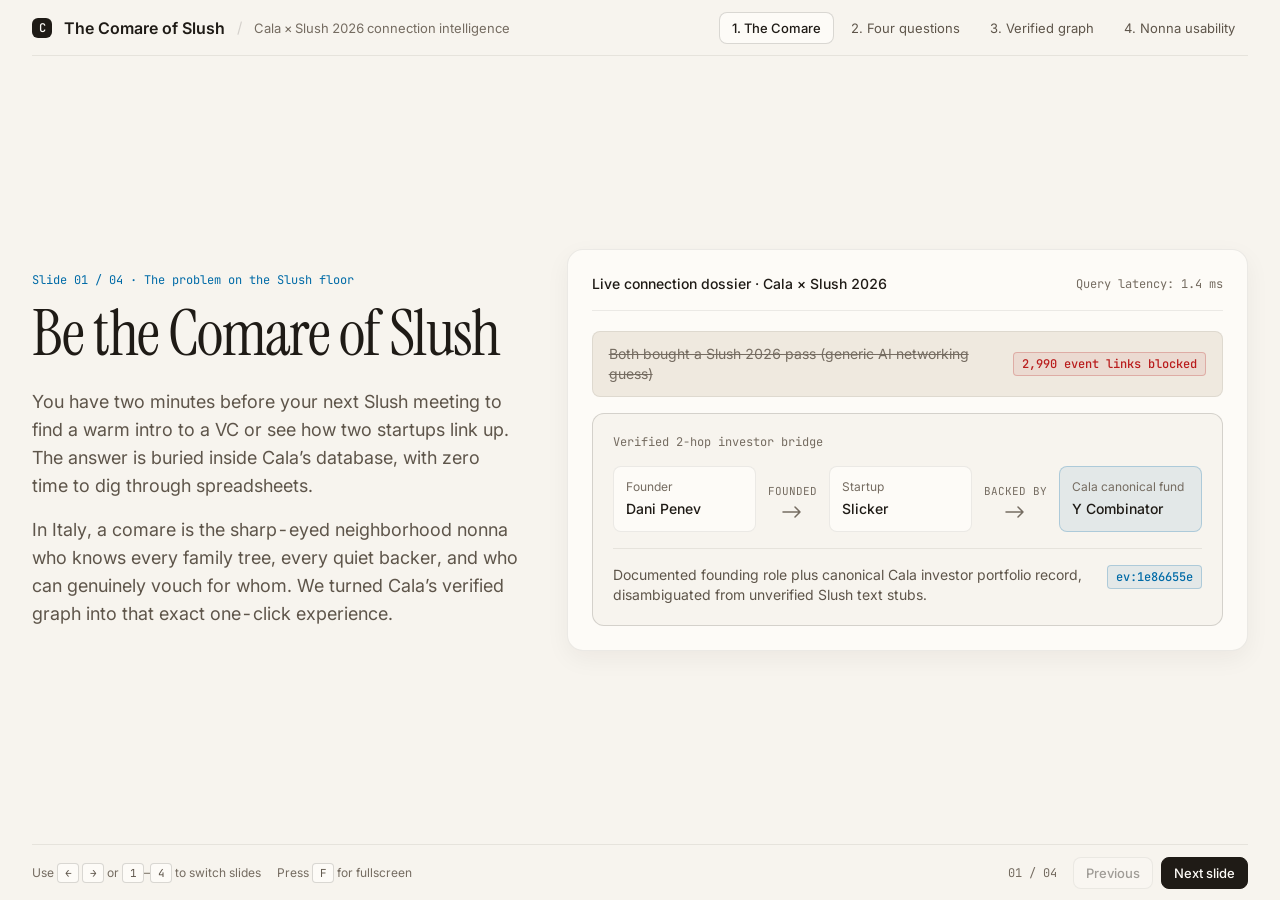
<file: frontend/slides.html>
<!DOCTYPE html>
<html lang="en">
<head>
  <meta charset="UTF-8">
  <meta name="viewport" content="width=device-width, initial-scale=1.0">
  <title>The Comare of Slush · Cala × Slush 2026</title>
  <link rel="preconnect" href="https://fonts.googleapis.com">
  <link rel="preconnect" href="https://fonts.gstatic.com" crossorigin>
  <link href="https://fonts.googleapis.com/css2?family=Instrument+Serif&family=Inter:wght@400;500;600&family=JetBrains+Mono:wght@400;500&display=swap" rel="stylesheet">
  <style>
    /* ==========================================================================
       Direction: Warm, exact, editorial
       World: Italian comare's kitchen-table ledger × Cala archival venture registry
       Unslop by @heydamir (CC BY 4.0)
       ========================================================================== */
    :root {
      /* Warm Neutral Ramp */
      --bg-page: #f7f4ee;
      --bg-card: #fdfbf7;
      --bg-raised: #efe9df;
      --bg-recessed: #e8e1d5;

      /* Hairlines (~8% and ~14% of primary ink #1f1b16) */
      --border-hairline: rgba(31, 27, 22, 0.08);
      --border-strong: rgba(31, 27, 22, 0.16);

      /* Three Text Roles (all >= 4.5:1 contrast on light warm surfaces) */
      --text-primary: #1f1b16;
      --text-secondary: #5e554a;
      --text-muted: #756c61;

      /* Single Primary Accent: Cala Verified Cerulean Ink (>= 4.5:1 on #fdfbf7) */
      --accent: #006ba7;
      --accent-tint: rgba(0, 107, 167, 0.08);
      --accent-border: rgba(0, 107, 167, 0.24);

      /* Toned Semantic Roles */
      --positive: #15803d;
      --positive-tint: rgba(21, 128, 61, 0.08);
      --negative: #b91c1c;
      --negative-tint: rgba(185, 28, 28, 0.07);

      /* Typography */
      --font-display: 'Instrument Serif', Georgia, serif;
      --font-sans: 'Inter', -apple-system, BlinkMacSystemFont, sans-serif;
      --font-mono: 'JetBrains Mono', monospace;

      /* One Easing Curve */
      --ease: cubic-bezier(0.22, 1, 0.36, 1);
    }

    *, *::before, *::after {
      box-sizing: border-box;
      margin: 0;
      padding: 0;
    }

    html, body {
      height: 100%;
      background-color: var(--bg-page);
      color: var(--text-primary);
      font-family: var(--font-sans);
      font-size: 15px;
      line-height: 22px;
      font-weight: 400;
      font-variant-numeric: tabular-nums;
      -webkit-font-smoothing: antialiased;
      overflow: hidden;
    }

    /* Deck Shell */
    .deck-shell {
      height: 100vh;
      width: 100vw;
      display: grid;
      grid-template-rows: 56px 1fr 56px;
      max-width: 1520px;
      margin: 0 auto;
      padding: 0 32px;
    }

    /* Quiet Top Bar (56px) */
    .deck-topbar {
      display: flex;
      align-items: center;
      justify-content: space-between;
      border-bottom: 1px solid var(--border-hairline);
    }

    .brand-row {
      display: flex;
      align-items: center;
      gap: 12px;
    }

    .brand-mark {
      width: 20px;
      height: 20px;
      border-radius: 6px;
      background-color: var(--text-primary);
      color: var(--bg-card);
      display: inline-flex;
      align-items: center;
      justify-content: center;
      font-family: var(--font-mono);
      font-size: 12px;
      font-weight: 500;
    }

    .brand-name {
      font-size: 16px;
      line-height: 16px;
      font-weight: 600;
      color: var(--text-primary);
    }

    .brand-divider {
      color: var(--border-strong);
    }

    .brand-context {
      font-size: 13px;
      line-height: 20px;
      color: var(--text-muted);
    }

    .slide-tabs {
      display: flex;
      align-items: center;
      gap: 4px;
    }

    .slide-tab {
      height: 32px;
      padding: 0 12px;
      border-radius: 8px;
      border: 1px solid transparent;
      background: transparent;
      color: var(--text-secondary);
      font-family: var(--font-sans);
      font-size: 13px;
      font-weight: 400;
      cursor: pointer;
      transition: background-color 160ms var(--ease), color 160ms var(--ease), border-color 160ms var(--ease);
    }

    .slide-tab:hover {
      background-color: var(--bg-raised);
      color: var(--text-primary);
    }

    .slide-tab[aria-selected="true"] {
      background-color: var(--bg-card);
      border-color: var(--border-strong);
      color: var(--text-primary);
      font-weight: 500;
    }

    .slide-tab:focus-visible,
    .nav-btn:focus-visible {
      outline: 2px solid var(--accent);
      outline-offset: 2px;
    }

    /* Slide Stage */
    .slide-stage {
      position: relative;
      display: flex;
      align-items: center;
      justify-content: center;
      min-height: 0;
      padding: 24px 0;
    }

    .slide {
      display: none;
      width: 100%;
      height: 100%;
      max-height: 760px;
      align-items: center;
      opacity: 0;
      transform: translateY(8px);
      transition: opacity 220ms var(--ease), transform 220ms var(--ease);
    }

    .slide.is-active {
      display: grid;
      opacity: 1;
      transform: translateY(0);
    }

    /* Slide Layouts */
    .split-hero {
      grid-template-columns: 5fr 7fr;
      gap: 48px;
    }

    .split-balanced {
      grid-template-columns: 6fr 6fr;
      gap: 48px;
    }

    .stack-layout {
      grid-template-rows: auto 1fr;
      gap: 32px;
      align-content: center;
    }

    /* Typography Scale */
    .slide-step {
      font-family: var(--font-mono);
      font-size: 12px;
      line-height: 16px;
      color: var(--accent);
      margin-bottom: 12px;
      display: block;
    }

    .headline-xl {
      font-family: var(--font-display);
      font-size: 64px;
      line-height: 68px;
      font-weight: 400;
      letter-spacing: -0.025em;
      color: var(--text-primary);
      margin-bottom: 20px;
    }

    .headline-lg {
      font-family: var(--font-display);
      font-size: 48px;
      line-height: 52px;
      font-weight: 400;
      letter-spacing: -0.02em;
      color: var(--text-primary);
      margin-bottom: 16px;
    }

    .lede {
      font-size: 18px;
      line-height: 28px;
      color: var(--text-secondary);
      max-width: 540px;
    }

    .lede + .lede {
      margin-top: 16px;
    }

    /* Signature Detail: Provenance Receipt Tag (ev:...) */
    .ev-tag {
      display: inline-flex;
      align-items: center;
      gap: 6px;
      height: 24px;
      padding: 0 8px;
      border-radius: 4px;
      background-color: var(--accent-tint);
      border: 1px solid var(--accent-border);
      color: var(--accent);
      font-family: var(--font-mono);
      font-size: 12px;
      line-height: 16px;
      font-weight: 500;
      white-space: nowrap;
    }

    .ev-tag.is-pass {
      background-color: var(--positive-tint);
      border-color: rgba(21, 128, 61, 0.24);
      color: var(--positive);
    }

    .ev-tag.is-blocked {
      background-color: var(--negative-tint);
      border-color: rgba(185, 28, 28, 0.24);
      color: var(--negative);
    }

    /* Moment Surface (Nested Radius: outer 16 - padding 8/24 -> inner 8) */
    .dossier-panel {
      background-color: var(--bg-card);
      border: 1px solid var(--border-hairline);
      border-radius: 16px;
      padding: 24px;
      box-shadow: 0 8px 24px rgba(31, 27, 22, 0.05);
      min-width: 0;
    }

    .panel-header {
      display: flex;
      align-items: center;
      justify-content: space-between;
      padding-bottom: 16px;
      margin-bottom: 20px;
      border-bottom: 1px solid var(--border-hairline);
    }

    .panel-title {
      font-size: 14px;
      line-height: 20px;
      font-weight: 500;
      color: var(--text-primary);
    }

    .panel-meta {
      font-family: var(--font-mono);
      font-size: 12px;
      line-height: 16px;
      color: var(--text-muted);
    }

    /* Slide 1: Contrast between Show-Floor Noise and the Comare's Verified Path */
    .rumor-row {
      display: flex;
      align-items: center;
      justify-content: space-between;
      gap: 16px;
      padding: 12px 16px;
      border-radius: 8px;
      background-color: var(--bg-raised);
      border: 1px solid var(--border-hairline);
      margin-bottom: 16px;
    }

    .rumor-text {
      font-size: 14px;
      line-height: 20px;
      color: var(--text-muted);
      text-decoration: line-through;
    }

    .verified-bridge-box {
      padding: 20px;
      border-radius: 12px;
      background-color: var(--bg-page);
      border: 1px solid var(--border-strong);
    }

    .bridge-nodes {
      display: grid;
      grid-template-columns: 1fr auto 1fr auto 1fr;
      align-items: center;
      gap: 12px;
      margin: 16px 0;
    }

    .node-card {
      background-color: var(--bg-card);
      border: 1px solid var(--border-hairline);
      border-radius: 8px;
      padding: 12px;
    }

    .node-card.is-accent {
      border-color: var(--accent-border);
      background-color: var(--accent-tint);
    }

    .node-role {
      font-size: 12px;
      line-height: 16px;
      color: var(--text-muted);
      margin-bottom: 4px;
    }

    .node-name {
      font-size: 14px;
      line-height: 20px;
      font-weight: 500;
      color: var(--text-primary);
    }

    .edge-arrow {
      display: flex;
      flex-direction: column;
      align-items: center;
      gap: 4px;
      color: var(--text-muted);
      font-family: var(--font-mono);
      font-size: 11px;
    }

    .comare-note {
      margin-top: 16px;
      padding-top: 16px;
      border-top: 1px solid var(--border-hairline);
      display: flex;
      align-items: flex-start;
      justify-content: space-between;
      gap: 16px;
    }

    .comare-quote {
      font-size: 14px;
      line-height: 20px;
      color: var(--text-secondary);
    }

    /* Slide 2: Four Questions List + Shared Fund Visual */
    .question-list {
      display: flex;
      flex-direction: column;
      gap: 12px;
    }

    .question-row {
      display: grid;
      grid-template-columns: 28px 1fr;
      gap: 12px;
      padding: 16px;
      border-radius: 12px;
      background-color: var(--bg-card);
      border: 1px solid var(--border-hairline);
    }

    .question-index {
      font-family: var(--font-mono);
      font-size: 12px;
      line-height: 20px;
      color: var(--accent);
      font-weight: 500;
    }

    .question-ask {
      font-size: 15px;
      line-height: 20px;
      font-weight: 500;
      color: var(--text-primary);
      margin-bottom: 4px;
    }

    .question-answer {
      font-size: 13px;
      line-height: 20px;
      color: var(--text-secondary);
    }

    .graph-svg-wrap {
      width: 100%;
      background-color: var(--bg-page);
      border: 1px solid var(--border-hairline);
      border-radius: 8px;
      padding: 16px;
    }

    /* Slide 3: Asymmetric Rhythm (3 Stat Figures + Main Scale Comparison + Guardrail List) */
    .slide3-grid {
      display: grid;
      grid-template-columns: 7fr 5fr;
      gap: 32px;
      align-items: stretch;
    }

    .stat-row {
      display: grid;
      grid-template-columns: repeat(3, 1fr);
      gap: 16px;
      margin-bottom: 20px;
    }

    .stat-block {
      background-color: var(--bg-card);
      border: 1px solid var(--border-hairline);
      border-radius: 12px;
      padding: 20px;
    }

    .stat-label {
      font-size: 12px;
      line-height: 16px;
      color: var(--text-muted);
      margin-bottom: 8px;
    }

    .stat-figure {
      font-size: 32px;
      line-height: 32px;
      font-weight: 500;
      color: var(--text-primary);
      margin-bottom: 8px;
    }

    .stat-figure.is-accent {
      color: var(--accent);
    }

    .stat-sub {
      font-size: 12px;
      line-height: 16px;
      color: var(--text-secondary);
    }

    .scale-list {
      display: flex;
      flex-direction: column;
      gap: 16px;
    }

    .scale-item {
      display: flex;
      flex-direction: column;
      gap: 8px;
    }

    .scale-header {
      display: flex;
      align-items: baseline;
      justify-content: space-between;
      gap: 16px;
    }

    .scale-name {
      font-size: 14px;
      line-height: 20px;
      font-weight: 500;
      color: var(--text-primary);
    }

    .scale-count {
      font-family: var(--font-mono);
      font-size: 13px;
      line-height: 20px;
      color: var(--text-secondary);
    }

    .scale-track {
      width: 100%;
      height: 12px;
      border-radius: 4px;
      background-color: var(--bg-raised);
      overflow: hidden;
    }

    .scale-fill {
      height: 100%;
      border-radius: 4px;
      background-color: var(--text-muted);
      opacity: 0.35;
    }

    .scale-fill.is-primary {
      background-color: var(--accent);
      opacity: 1;
    }

    .guardrail-rows {
      display: flex;
      flex-direction: column;
      gap: 12px;
      margin-top: 16px;
    }

    .guardrail-row {
      padding: 16px;
      border-radius: 8px;
      background-color: var(--bg-page);
      border: 1px solid var(--border-hairline);
    }

    .guardrail-head {
      display: flex;
      align-items: center;
      justify-content: space-between;
      margin-bottom: 4px;
    }

    .guardrail-title {
      font-size: 14px;
      font-weight: 500;
      color: var(--text-primary);
    }

    .guardrail-desc {
      font-size: 13px;
      line-height: 20px;
      color: var(--text-secondary);
    }

    /* Slide 4: Pipeline Sequence + Live 90-Second Brief */
    .pipeline-strip {
      display: grid;
      grid-template-columns: repeat(4, 1fr);
      gap: 16px;
    }

    .stage-box {
      background-color: var(--bg-card);
      border: 1px solid var(--border-hairline);
      border-radius: 12px;
      padding: 20px;
      display: flex;
      flex-direction: column;
      justify-content: space-between;
      gap: 12px;
    }

    .stage-top {
      display: flex;
      align-items: center;
      justify-content: space-between;
    }

    .stage-num {
      font-family: var(--font-mono);
      font-size: 12px;
      color: var(--text-muted);
    }

    .stage-metric {
      font-family: var(--font-mono);
      font-size: 12px;
      color: var(--accent);
    }

    .stage-name {
      font-size: 15px;
      line-height: 20px;
      font-weight: 500;
      color: var(--text-primary);
      margin-bottom: 4px;
    }

    .stage-body {
      font-size: 13px;
      line-height: 20px;
      color: var(--text-secondary);
    }

    .brief-preview {
      display: grid;
      grid-template-columns: 7fr 5fr;
      gap: 24px;
      background-color: var(--bg-card);
      border: 1px solid var(--border-strong);
      border-radius: 16px;
      padding: 24px;
    }

    .brief-claim {
      padding: 12px 16px;
      border-radius: 8px;
      background-color: var(--bg-page);
      border: 1px solid var(--border-hairline);
      margin-top: 12px;
    }

    .brief-claim-text {
      font-size: 14px;
      line-height: 20px;
      color: var(--text-primary);
      margin-bottom: 8px;
    }

    .brief-badges {
      display: flex;
      flex-wrap: wrap;
      align-items: center;
      gap: 8px;
    }

    .source-receipt {
      background-color: var(--bg-raised);
      border: 1px solid var(--border-hairline);
      border-radius: 8px;
      padding: 16px;
      display: flex;
      flex-direction: column;
      justify-content: space-between;
    }

    .receipt-row {
      display: flex;
      justify-content: space-between;
      padding: 8px 0;
      border-bottom: 1px solid var(--border-hairline);
      font-size: 13px;
    }

    .receipt-row:last-child {
      border-bottom: none;
      padding-bottom: 0;
    }

    .receipt-key {
      color: var(--text-muted);
    }

    .receipt-val {
      color: var(--text-primary);
      font-weight: 500;
      text-align: right;
    }

    /* Quiet Bottom Bar (56px) */
    .deck-footer {
      display: flex;
      align-items: center;
      justify-content: space-between;
      border-top: 1px solid var(--border-hairline);
    }

    .footer-meta {
      display: flex;
      align-items: center;
      gap: 16px;
      font-size: 12px;
      line-height: 16px;
      color: var(--text-muted);
    }

    .keycap {
      display: inline-flex;
      align-items: center;
      justify-content: center;
      min-width: 22px;
      height: 20px;
      padding: 0 6px;
      border-radius: 4px;
      background-color: var(--bg-card);
      border: 1px solid var(--border-strong);
      font-family: var(--font-mono);
      font-size: 11px;
      color: var(--text-secondary);
    }

    .nav-controls {
      display: flex;
      align-items: center;
      gap: 8px;
    }

    .slide-counter {
      font-family: var(--font-mono);
      font-size: 12px;
      color: var(--text-muted);
      margin-right: 8px;
    }

    .nav-btn {
      height: 32px;
      padding: 0 12px;
      border-radius: 8px;
      border: 1px solid var(--border-strong);
      background-color: var(--bg-card);
      color: var(--text-primary);
      font-family: var(--font-sans);
      font-size: 13px;
      font-weight: 500;
      cursor: pointer;
      transition: background-color 160ms var(--ease);
    }

    .nav-btn:hover:not(:disabled) {
      background-color: var(--bg-raised);
    }

    .nav-btn.is-primary {
      background-color: var(--text-primary);
      border-color: var(--text-primary);
      color: var(--bg-card);
    }

    .nav-btn:disabled {
      opacity: 0.4;
      cursor: default;
    }

    /* Responsive & Print */
    @media (max-width: 1080px) {
      html, body {
        overflow: auto;
        height: auto;
      }
      .deck-shell {
        height: auto;
        min-height: 100vh;
        padding: 0 20px;
      }
      .split-hero,
      .split-balanced,
      .slide3-grid,
      .brief-preview {
        grid-template-columns: 1fr;
        gap: 24px;
      }
      .pipeline-strip {
        grid-template-columns: 1fr 1fr;
      }
      .headline-xl {
        font-size: 44px;
        line-height: 48px;
      }
      .headline-lg {
        font-size: 36px;
        line-height: 40px;
      }
    }

    @media print {
      @page {
        size: 16in 9in;
        margin: 0.4in;
      }
      html, body {
        overflow: visible;
        height: auto;
      }
      .deck-topbar, .deck-footer {
        display: none;
      }
      .deck-shell {
        display: block;
        height: auto;
      }
      .slide {
        display: grid !important;
        opacity: 1 !important;
        transform: none !important;
        page-break-after: always;
        min-height: 8in;
      }
    }
  </style>
</head>
<body>
  <div class="deck-shell">
    <!-- Quiet Navigation Bar -->
    <header class="deck-topbar">
      <div class="brand-row">
        <span class="brand-mark" aria-hidden="true">C</span>
        <span class="brand-name">The Comare of Slush</span>
        <span class="brand-divider" aria-hidden="true">/</span>
        <span class="brand-context">Cala × Slush 2026 connection intelligence</span>
      </div>
      <nav class="slide-tabs" role="tablist" aria-label="Presentation slides">
        <button class="slide-tab" role="tab" aria-selected="true" data-slide="0">1. The Comare</button>
        <button class="slide-tab" role="tab" aria-selected="false" data-slide="1">2. Four questions</button>
        <button class="slide-tab" role="tab" aria-selected="false" data-slide="2">3. Verified graph</button>
        <button class="slide-tab" role="tab" aria-selected="false" data-slide="3">4. Nonna usability</button>
      </nav>
    </header>

    <!-- Main Slide Viewport -->
    <main class="slide-stage" id="main-stage">

      <!-- SLIDE 1: THE IDEA & PERSONA -->
      <section class="slide split-hero is-active" data-index="0" aria-label="Slide 1: Be the Comare of Slush">
        <div>
          <span class="slide-step">Slide 01 / 04 · The problem on the Slush floor</span>
          <h1 class="headline-xl">Be the Comare of Slush</h1>
          <p class="lede">
            You have two minutes before your next Slush meeting to find a warm intro to a VC or see how two startups link up. The answer is buried inside Cala’s database, with zero time to dig through spreadsheets.
          </p>
          <p class="lede">
            In Italy, a comare is the sharp-eyed neighborhood nonna who knows every family tree, every quiet backer, and who can genuinely vouch for whom. We turned Cala’s verified graph into that exact one-click experience.
          </p>
        </div>

        <!-- Moment 1: Rendered Archival Dossier Card -->
        <div class="dossier-panel">
          <div class="panel-header">
            <span class="panel-title">Live connection dossier · Cala × Slush 2026</span>
            <span class="panel-meta">Query latency: 1.4 ms</span>
          </div>

          <div class="rumor-row">
            <span class="rumor-text">Both bought a Slush 2026 pass (generic AI networking guess)</span>
            <span class="ev-tag is-blocked">2,990 event links blocked</span>
          </div>

          <div class="verified-bridge-box">
            <div class="panel-meta" style="margin-bottom: 8px;">Verified 2-hop investor bridge</div>
            <div class="bridge-nodes">
              <div class="node-card">
                <div class="node-role">Founder</div>
                <div class="node-name">Dani Penev</div>
              </div>
              <div class="edge-arrow">
                <span>FOUNDED</span>
                <svg width="20" height="12" viewBox="0 0 20 12" fill="none" aria-hidden="true">
                  <path d="M1 6H18M18 6L13 1M18 6L13 11" stroke="currentColor" stroke-width="1.5" stroke-linecap="round" stroke-linejoin="round"/>
                </svg>
              </div>
              <div class="node-card">
                <div class="node-role">Startup</div>
                <div class="node-name">Slicker</div>
              </div>
              <div class="edge-arrow">
                <span>BACKED BY</span>
                <svg width="20" height="12" viewBox="0 0 20 12" fill="none" aria-hidden="true">
                  <path d="M1 6H18M18 6L13 1M18 6L13 11" stroke="currentColor" stroke-width="1.5" stroke-linecap="round" stroke-linejoin="round"/>
                </svg>
              </div>
              <div class="node-card is-accent">
                <div class="node-role">Cala canonical fund</div>
                <div class="node-name">Y Combinator</div>
              </div>
            </div>

            <div class="comare-note">
              <p class="comare-quote">
                Documented founding role plus canonical Cala investor portfolio record, disambiguated from unverified Slush text stubs.
              </p>
              <span class="ev-tag">ev:1e86655e</span>
            </div>
          </div>
        </div>
      </section>

      <!-- SLIDE 2: WHAT YOU CAN ASK HER IN SECONDS -->
      <section class="slide split-balanced" data-index="1" aria-label="Slide 2: What you can ask her in seconds">
        <div>
          <span class="slide-step">Slide 02 / 04 · What we do for VCs and startups</span>
          <h2 class="headline-lg">Four questions you can ask in seconds</h2>
          <div class="question-list">
            <div class="question-row">
              <span class="question-index">01</span>
              <div>
                <div class="question-ask">How am I connected to this company?</div>
                <div class="question-answer">Traces the shortest real-world path from a founder or partner to any target company</div>
              </div>
            </div>
            <div class="question-row">
              <span class="question-index">02</span>
              <div>
                <div class="question-ask">What funds do these two startups have in common?</div>
                <div class="question-answer">Spots shared VC backers, accelerators, and syndicate bridges across Cala’s graph</div>
              </div>
            </div>
            <div class="question-row">
              <span class="question-index">03</span>
              <div>
                <div class="question-ask">Who is in this startup’s inner circle?</div>
                <div class="question-answer">Organizes a clean 2-hop map into direct team, investors, partner firms, and warm intros</div>
              </div>
            </div>
            <div class="question-row">
              <span class="question-index">04</span>
              <div>
                <div class="question-ask">How do these people actually know each other?</div>
                <div class="question-answer">Surfaces shared board seats, past companies built together, and official Slush delegations</div>
              </div>
            </div>
          </div>
        </div>

        <!-- Moment 2: Shared-Fund & Role Overlap Diagram -->
        <div class="dossier-panel">
          <div class="panel-header">
            <span class="panel-title">Shared backer &amp; role inspection</span>
            <span class="ev-tag">ev:20e25306</span>
          </div>

          <div class="graph-svg-wrap">
            <svg viewBox="0 0 520 272" width="100%" height="272" role="img" aria-label="Diagram showing two startups linked through a shared VC fund and verified Slush delegation">
              <!-- Quiet Hairline Grid -->
              <line x1="0" y1="68" x2="520" y2="68" stroke="rgba(31,27,22,0.06)" stroke-width="1"/>
              <line x1="0" y1="136" x2="520" y2="136" stroke="rgba(31,27,22,0.06)" stroke-width="1"/>
              <line x1="0" y1="204" x2="520" y2="204" stroke="rgba(31,27,22,0.06)" stroke-width="1"/>

              <!-- Connection Edges -->
              <path d="M156 68 L224 124" stroke="#006ba7" stroke-width="2" fill="none"/>
              <path d="M156 204 L224 148" stroke="#006ba7" stroke-width="2" fill="none"/>
              <path d="M348 136 L388 136" stroke="#5e554a" stroke-width="1.5" stroke-dasharray="4 4" fill="none"/>

              <!-- Startup A -->
              <rect x="16" y="40" width="140" height="56" rx="8" fill="#fdfbf7" stroke="rgba(31,27,22,0.16)"/>
              <text x="28" y="62" font-family="Inter, sans-serif" font-size="11" fill="#756c61">Portfolio startup</text>
              <text x="28" y="80" font-family="Inter, sans-serif" font-size="13" font-weight="500" fill="#1f1b16">Slicker</text>

              <!-- Startup B -->
              <rect x="16" y="176" width="140" height="56" rx="8" fill="#fdfbf7" stroke="rgba(31,27,22,0.16)"/>
              <text x="28" y="198" font-family="Inter, sans-serif" font-size="11" fill="#756c61">Target startup</text>
              <text x="28" y="216" font-family="Inter, sans-serif" font-size="13" font-weight="500" fill="#1f1b16">Peer YC venture</text>

              <!-- Shared Fund Centerpiece (Bright Element) -->
              <rect x="224" y="100" width="124" height="72" rx="10" fill="rgba(0,107,167,0.09)" stroke="#006ba7" stroke-width="1.5"/>
              <text x="238" y="124" font-family="JetBrains Mono, monospace" font-size="11" fill="#006ba7">Shared fund</text>
              <text x="238" y="144" font-family="Inter, sans-serif" font-size="14" font-weight="600" fill="#1f1b16">Y Combinator</text>
              <text x="238" y="160" font-family="JetBrains Mono, monospace" font-size="10" fill="#5e554a">cala:1e86655e</text>

              <!-- On-the-ground Rep -->
              <rect x="388" y="100" width="116" height="72" rx="8" fill="#efe9df" stroke="rgba(31,27,22,0.14)"/>
              <text x="400" y="124" font-family="Inter, sans-serif" font-size="11" fill="#15803d">Confirmed Slush</text>
              <text x="400" y="144" font-family="Inter, sans-serif" font-size="13" font-weight="500" fill="#1f1b16">Delegation rep</text>
              <text x="400" y="160" font-family="JetBrains Mono, monospace" font-size="10" fill="#756c61">ev:d0cc7c79</text>
            </svg>
          </div>

          <div class="comare-note">
            <p class="comare-quote">
              Separates confirmed 2026 Helsinki attendees from remote employees listed only on a company website.
            </p>
            <span class="ev-tag is-pass">Attendance verified</span>
          </div>
        </div>
      </section>

      <!-- SLIDE 3: WHY CALA DATA WINS (ZERO RUMORS) -->
      <section class="slide stack-layout" data-index="2" aria-label="Slide 3: Gossip with receipts, never fake rumors">
        <div>
          <span class="slide-step">Slide 03 / 04 · Epistemic hygiene on Cala’s knowledge graph</span>
          <h2 class="headline-lg">Gossip with receipts, never fake conference rumors</h2>
        </div>

        <div class="slide3-grid">
          <!-- Main Data Block (7 cols) -->
          <div class="dossier-panel">
            <div class="stat-row">
              <div class="stat-block">
                <div class="stat-label">Reconciled entities</div>
                <div class="stat-figure">10,785</div>
                <div class="stat-sub">Cala + Slush 2026</div>
              </div>
              <div class="stat-block">
                <div class="stat-label">Verified bridges</div>
                <div class="stat-figure is-accent">933</div>
                <div class="stat-sub">23.2% of 4,023 edges</div>
              </div>
              <div class="stat-block">
                <div class="stat-label">Event noise blocked</div>
                <div class="stat-figure">2,990</div>
                <div class="stat-sub">74.3% of 4,023 edges</div>
              </div>
            </div>

            <div class="panel-header" style="margin-bottom: 16px; padding-bottom: 12px;">
              <span class="panel-title">How 4,023 relationship assertions are filtered before pathfinding</span>
              <span class="panel-meta">Common scale · 0 to 4,023</span>
            </div>

            <div class="scale-list">
              <div class="scale-item">
                <div class="scale-header">
                  <span class="scale-name">Documented founding, board, executive &amp; fund bridges (traversable)</span>
                  <span class="scale-count">933 assertions</span>
                </div>
                <div class="scale-track">
                  <div class="scale-fill is-primary" style="width: 23.2%;"></div>
                </div>
              </div>

              <div class="scale-item">
                <div class="scale-header">
                  <span class="scale-name">Shared Slush event attendance links (excluded from warm intros)</span>
                  <span class="scale-count">2,990 assertions</span>
                </div>
                <div class="scale-track">
                  <div class="scale-fill" style="width: 74.3%;"></div>
                </div>
              </div>

              <div class="scale-item">
                <div class="scale-header">
                  <span class="scale-name">Generic industry &amp; city links (excluded from warm intros)</span>
                  <span class="scale-count">95 assertions</span>
                </div>
                <div class="scale-track">
                  <div class="scale-fill" style="width: 2.4%;"></div>
                </div>
              </div>
            </div>
          </div>

          <!-- Narrower Supporting Guardrail List (5 cols) -->
          <div class="dossier-panel">
            <div class="panel-header">
              <span class="panel-title">Nonna’s three anti-rumor rules</span>
              <span class="panel-meta">Zero confabulation</span>
            </div>

            <div class="guardrail-rows">
              <div class="guardrail-row">
                <div class="guardrail-head">
                  <span class="guardrail-title">No blind name-twin merges</span>
                  <span class="ev-tag">2,371 separated</span>
                </div>
                <p class="guardrail-desc">
                  Cross-source records merge only on shared IDs or verified domains (32 companies, 1 person). Lookalike names open a human-friendly picker.
                </p>
              </div>

              <div class="guardrail-row">
                <div class="guardrail-head">
                  <span class="guardrail-title">Honest when no bridge exists</span>
                  <span class="ev-tag is-pass">insufficient_data</span>
                </div>
                <p class="guardrail-desc">
                  When Trust Exchange and Slicker share only Slush attendance, the engine reports no documented bridge instead of inventing one.
                </p>
              </div>

              <div class="guardrail-row">
                <div class="guardrail-head">
                  <span class="guardrail-title">Isolated live Cala /v1 enrichment</span>
                  <span class="ev-tag">cala_live</span>
                </div>
                <p class="guardrail-desc">
                  On-demand Cala API lookups attach publisher, URL, and date receipts without silently mutating snapshot hop counts.
                </p>
              </div>
            </div>
          </div>
        </div>
      </section>

      <!-- SLIDE 4: USABILITY & RELIABILITY STACK -->
      <section class="slide stack-layout" data-index="3" aria-label="Slide 4: Easy to talk to and reliable, just like our nonna">
        <div>
          <span class="slide-step">Slide 04 / 04 · Built for people, not database consoles</span>
          <h2 class="headline-lg">Easy to talk to and reliable, just like our nonna</h2>
        </div>

        <div style="display: flex; flex-direction: column; gap: 20px;">
          <!-- 4-Step Pipeline -->
          <div class="pipeline-strip">
            <div class="stage-box">
              <div class="stage-top">
                <span class="stage-num">Step 01</span>
                <span class="stage-metric">One click</span>
              </div>
              <div>
                <div class="stage-name">Guided human search</div>
                <div class="stage-body">Plain-English questions and clean layered paths in pure browser ES2022 with zero setup</div>
              </div>
            </div>

            <div class="stage-box">
              <div class="stage-top">
                <span class="stage-num">Step 02</span>
                <span class="stage-metric">Gemini 2.5 Flash</span>
              </div>
              <div>
                <div class="stage-name">90-second espresso brief</div>
                <div class="stage-body">Turns Cala paths into talking points and smart questions locked to retrieved evidence IDs</div>
              </div>
            </div>

            <div class="stage-box">
              <div class="stage-top">
                <span class="stage-num">Step 03</span>
                <span class="stage-metric">Gemma 3 27B</span>
              </div>
              <div>
                <div class="stage-name">Open-weights fact check</div>
                <div class="stage-body">Audits every Gemini sentence against raw Cala records so undated roles are never overstated</div>
              </div>
            </div>

            <div class="stage-box">
              <div class="stage-top">
                <span class="stage-num">Step 04</span>
                <span class="stage-metric">Aiven + CRACI</span>
              </div>
              <div>
                <div class="stage-name">Sub-2ms speed &amp; SBOM</div>
                <div class="stage-body">Valkey TLS cache, PostgreSQL audit history, and CRACI deny-by-default CI supply chain</div>
              </div>
            </div>
          </div>

          <!-- Moment 4: Rendered 90-Second Brief + Inspected Source Receipt -->
          <div class="brief-preview">
            <div>
              <div class="panel-header" style="margin-bottom: 8px; padding-bottom: 12px;">
                <span class="panel-title">Generated pre-meeting brief · Camille Accolas → Trust Exchange</span>
                <span class="panel-meta">Streamed via SSE</span>
              </div>
              <div class="brief-claim">
                <p class="brief-claim-text">
                  Camille Accolas co-founded Trust Exchange, holds a documented board seat, and is a named Slush 2026 SwissTech delegation representative.
                </p>
                <div class="brief-badges">
                  <span class="ev-tag">ev:20e25306</span>
                  <span class="ev-tag">ev:d0cc7c79</span>
                  <span class="ev-tag is-pass">Gemma 3 audit: supported</span>
                </div>
              </div>
            </div>

            <div class="source-receipt">
              <div class="panel-meta" style="margin-bottom: 8px;">Clicked receipt · ev:d0cc7c79</div>
              <div>
                <div class="receipt-row">
                  <span class="receipt-key">Publisher</span>
                  <span class="receipt-val">SwissTech / Cala Graph</span>
                </div>
                <div class="receipt-row">
                  <span class="receipt-key">Source type</span>
                  <span class="receipt-val">2026 delegation roster</span>
                </div>
                <div class="receipt-row">
                  <span class="receipt-key">Checked date</span>
                  <span class="receipt-val">2026-11-14</span>
                </div>
              </div>
            </div>
          </div>
        </div>
      </section>

    </main>

    <!-- Quiet Footer Controls -->
    <footer class="deck-footer">
      <div class="footer-meta">
        <span>Use <span class="keycap">←</span> <span class="keycap">→</span> or <span class="keycap">1</span>–<span class="keycap">4</span> to switch slides</span>
        <span>Press <span class="keycap">F</span> for fullscreen</span>
      </div>
      <div class="nav-controls">
        <span class="slide-counter" id="slide-counter">01 / 04</span>
        <button class="nav-btn" id="prev-btn" type="button" disabled>Previous</button>
        <button class="nav-btn is-primary" id="next-btn" type="button">Next slide</button>
      </div>
    </footer>
  </div>

  <script>
    (function () {
      const slides = Array.from(document.querySelectorAll('.slide'));
      const tabs = Array.from(document.querySelectorAll('.slide-tab'));
      const prevBtn = document.getElementById('prev-btn');
      const nextBtn = document.getElementById('next-btn');
      const counter = document.getElementById('slide-counter');
      let current = 0;

      function goTo(index) {
        if (index < 0 || index >= slides.length) return;
        current = index;
        slides.forEach((slide, i) => {
          slide.classList.toggle('is-active', i === current);
        });
        tabs.forEach((tab, i) => {
          tab.setAttribute('aria-selected', i === current ? 'true' : 'false');
        });
        prevBtn.disabled = current === 0;
        nextBtn.disabled = current === slides.length - 1;
        nextBtn.textContent = current === slides.length - 1 ? 'Done' : 'Next slide';
        counter.textContent = String(current + 1).padStart(2, '0') + ' / 0' + slides.length;
      }

      tabs.forEach((tab) => {
        tab.addEventListener('click', () => goTo(Number(tab.dataset.slide)));
      });

      prevBtn.addEventListener('click', () => goTo(current - 1));
      nextBtn.addEventListener('click', () => goTo(current + 1));

      document.addEventListener('keydown', (e) => {
        if (e.key === 'ArrowRight' || e.key === ' ' || e.key === 'PageDown') {
          e.preventDefault();
          goTo(current + 1);
        } else if (e.key === 'ArrowLeft' || e.key === 'PageUp') {
          e.preventDefault();
          goTo(current - 1);
        } else if (e.key >= '1' && e.key <= '4') {
          goTo(Number(e.key) - 1);
        } else if (e.key === 'f' || e.key === 'F') {
          if (!document.fullscreenElement) {
            document.documentElement.requestFullscreen?.();
          } else {
            document.exitFullscreen?.();
          }
        }
      });
    })();
  </script>
</body>
</html>
</file>
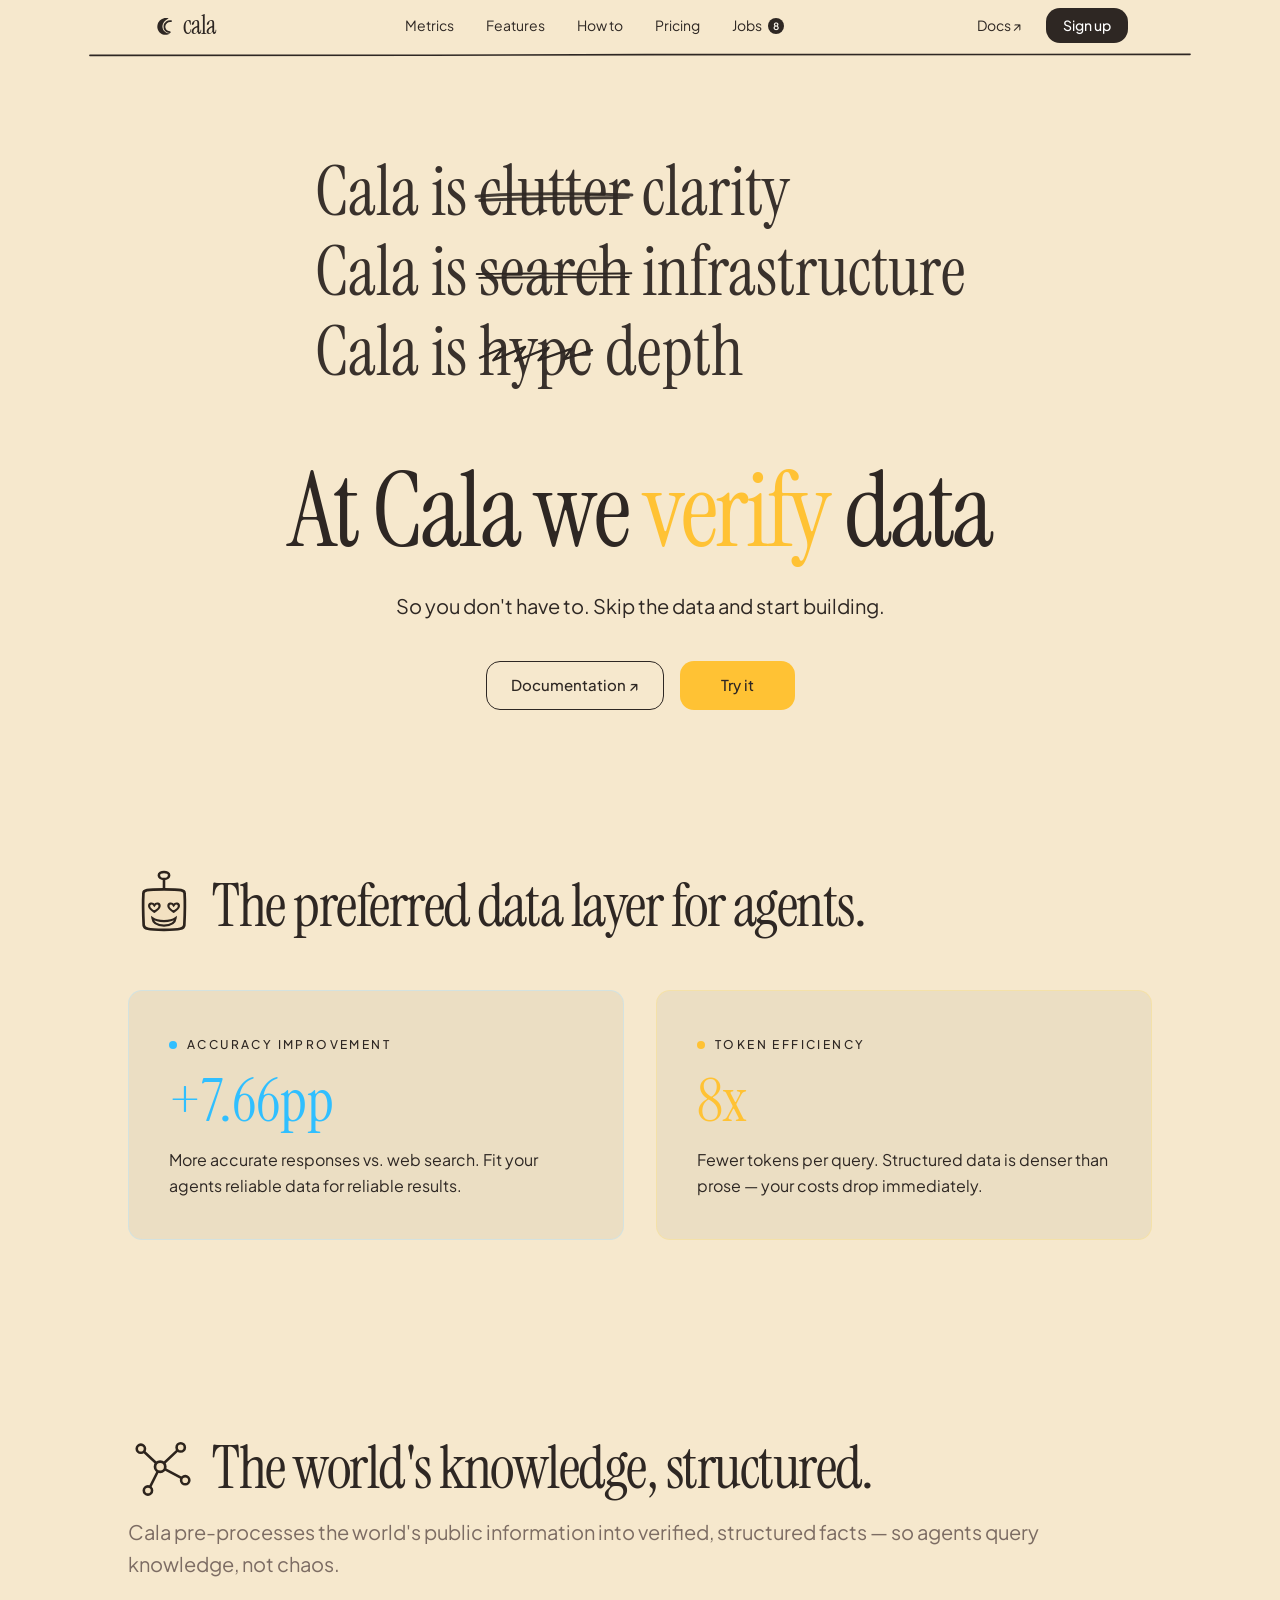
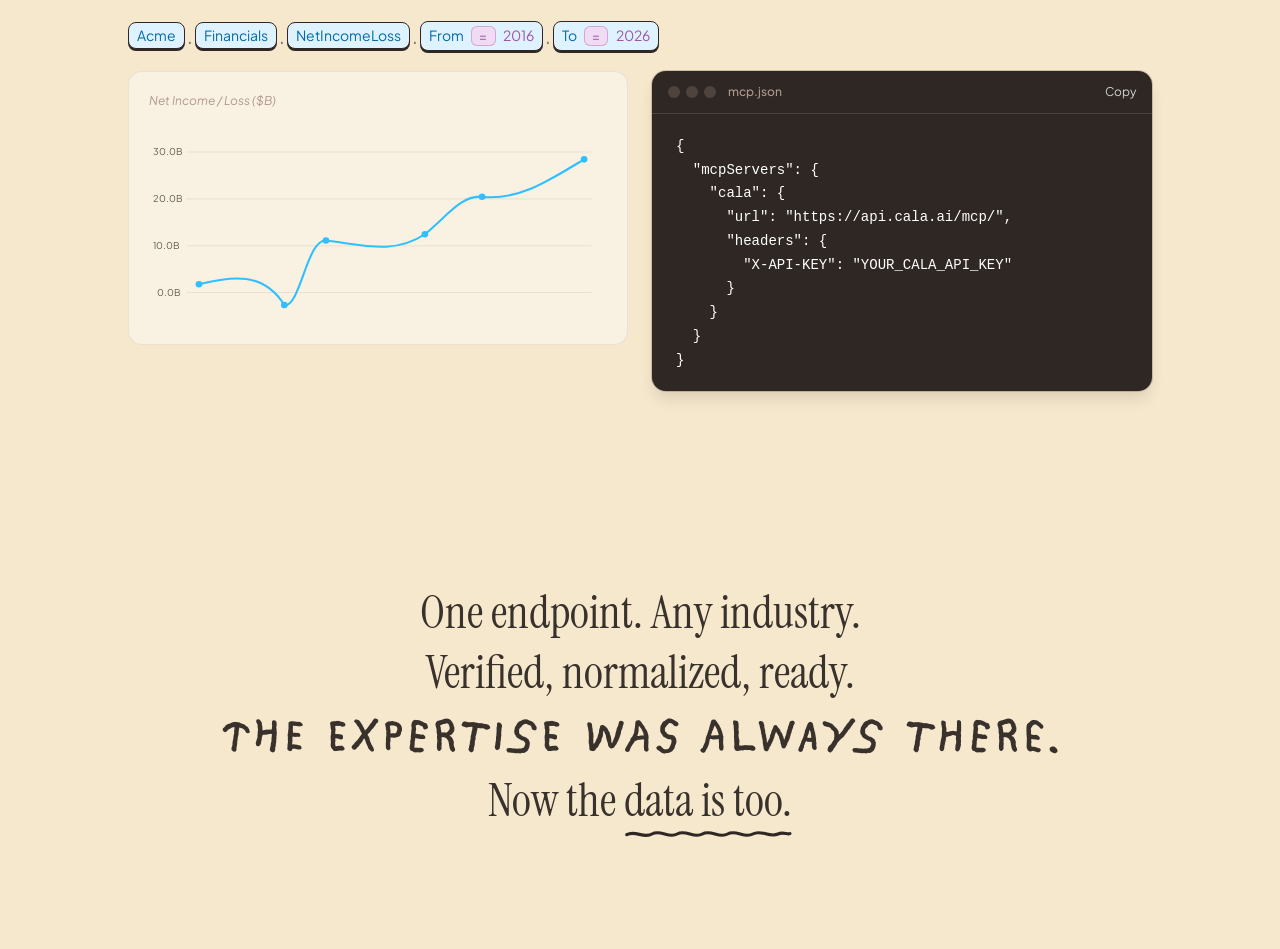
<file: .agents/skills/cala-brand-guidelines/examples/showcase.html>
<!DOCTYPE html>
<html lang="en">
<head>
  <meta charset="UTF-8">
  <meta name="viewport" content="width=device-width, initial-scale=1.0">
  <title>Cala — Brand Design System Reference</title>
  <link rel="preconnect" href="https://fonts.googleapis.com">
  <link rel="preconnect" href="https://fonts.gstatic.com" crossorigin>
  <link href="https://fonts.googleapis.com/css2?family=Architects+Daughter&family=Instrument+Serif:ital@0;1&family=JetBrains+Mono:wght@400;500&family=Plus+Jakarta+Sans:ital,wght@0,400..600;1,400..500&display=swap" rel="stylesheet">
  <link rel="stylesheet" href="../assets/cala-brand.css">
</head>
<body class="cala-page">

  <!-- 1. Sticky Editorial Navbar + Hand-Drawn Ink Rule -->
  <nav class="cala-nav">
    <div class="cala-nav-bar">
      <a href="#" aria-label="Cala Home" style="display:inline-flex;align-items:center;gap:0.45rem;color:#2e2723;text-decoration:none;">
        <svg width="24" height="24" viewBox="0 0 28 28" fill="none" xmlns="http://www.w3.org/2000/svg" aria-hidden="true">
          <path d="M19.5 5.2C14.2 3.4 8.2 6.4 6.6 11.9C5.0 17.4 8.2 22.9 13.8 24.1C16.4 24.7 19.1 24.0 21.1 22.4C17.2 22.9 13.3 20.4 12.4 16.3C11.4 11.8 14.4 7.3 19.5 5.2Z" fill="#2e2723"/>
          <path d="M22.2 8.4C18.4 7.8 14.9 10.5 14.5 14.3C14.1 18.0 16.9 21.1 20.7 21.2" stroke="#2e2723" stroke-width="2.1" stroke-linecap="round"/>
        </svg>
        <span class="cala-serif" style="font-size:1.65rem;letter-spacing:-0.03em;line-height:1;">cala</span>
      </a>

      <div class="cala-nav-links">
        <a href="#metrics" class="cala-nav-link">Metrics</a>
        <a href="#features" class="cala-nav-link">Features</a>
        <a href="#integrate" class="cala-nav-link">How to</a>
        <a href="#pricing" class="cala-nav-link">Pricing</a>
        <a href="#jobs" class="cala-nav-link" style="display:inline-flex;align-items:center;gap:0.375rem;">
          Jobs <span class="cala-badge-count">8</span>
        </a>
      </div>

      <div style="display:flex;align-items:center;gap:1.25rem;">
        <a href="#docs" class="cala-nav-link" style="display:inline-flex;align-items:center;gap:0.2rem;">Docs ↗</a>
        <a href="#signup" class="cala-btn cala-btn-primary" style="padding:0.375rem 1rem;font-size:0.875rem;">Sign up</a>
      </div>
    </div>

    <div class="cala-ink-divider-wrap">
      <svg viewBox="0 0 1152 8" fill="none" xmlns="http://www.w3.org/2000/svg" style="width:100%;height:auto;max-height:8px;display:block;" aria-hidden="true" preserveAspectRatio="none">
        <path d="M2 4.6C185 3.1 392 5.4 584 3.8C776 2.3 968 4.9 1150 3.5" stroke="#2e2723" stroke-width="1.65" stroke-linecap="round"/>
      </svg>
    </div>
  </nav>

  <!-- 2. Hero Contrast Litany + Display Statement -->
  <section class="cala-section" style="padding-bottom:1rem;">
    <div class="cala-sub-section" style="text-align:center;">
      <div class="cala-serif" style="font-size:clamp(2.25rem,5.4vw,4.5rem);line-height:1.08;display:inline-flex;flex-direction:column;align-items:flex-start;gap:0.35rem;margin-bottom:4rem;">
        <div>Cala is <span style="position:relative;display:inline-block;">clutter<svg viewBox="0 0 180 32" fill="none" style="position:absolute;left:50%;top:50%;width:108%;transform:translate(-50%,-38%);pointer-events:none;"><path d="M4 17C52 13 124 14 176 15.5M8 21.5C64 18.5 118 19.5 172 18" stroke="#2e2723" stroke-width="3.4" stroke-linecap="round" stroke-opacity="0.88"/></svg></span> clarity</div>
        <div>Cala is <span style="position:relative;display:inline-block;">search<svg viewBox="0 0 180 28" fill="none" style="position:absolute;left:50%;top:50%;width:106%;transform:translate(-50%,-40%);pointer-events:none;"><path d="M3 13.5C60 12.2 122 13.8 177 12.6M6 17.8C66 16.9 125 17.5 174 16.8" stroke="#2e2723" stroke-width="2.2" stroke-linecap="round"/></svg></span> infrastructure</div>
        <div>Cala is <span style="position:relative;display:inline-block;">hype<svg viewBox="0 0 150 36" fill="none" style="position:absolute;left:50%;top:50%;width:110%;transform:translate(-50%,-42%);pointer-events:none;"><path d="M8 22L36 10L24 25L62 9L50 26L90 10L78 25L118 11L108 24L142 13" stroke="#2e2723" stroke-width="2.8" stroke-linecap="round" stroke-linejoin="round"/></svg></span> depth</div>
      </div>

      <h1 class="cala-display" style="margin:0 0 1.5rem 0;">
        At Cala we <span style="color:var(--cala-yellow);">verify</span> data
      </h1>
      <p style="font-size:1.25rem;color:var(--cala-brown);margin:0 0 2.5rem 0;">
        So you don't have to. Skip the data and start building.
      </p>
      <div style="display:flex;justify-content:center;gap:1rem;flex-wrap:wrap;">
        <a href="#docs" class="cala-btn cala-btn-outline">Documentation ↗</a>
        <a href="#try" class="cala-btn cala-btn-accent">Try it</a>
      </div>
    </div>
  </section>

  <!-- 3. KPI Metrics -->
  <section class="cala-section" id="metrics">
    <div class="cala-sub-section">
      <h2 class="cala-section-title">
        <svg viewBox="0 0 56 56" fill="none" class="cala-section-title-icon" aria-hidden="true">
          <path d="M28 15V7M28 7C25.5 7 24 5.5 24 4C24 2.5 25.8 1.5 28 1.5C30.2 1.5 32 2.5 32 4C32 5.5 30.5 7 28 7Z" stroke="#2e2723" stroke-width="2" stroke-linecap="round"/>
          <path d="M12 18C12 15.8 14 15 28 15C42 15 44 15.8 44 18C44.5 26 44.2 35 43.8 43C43.5 45.5 41 46.5 28 46.5C15 46.5 12.5 45.5 12.2 43C11.8 35 11.5 26 12 18Z" fill="#fcf8f0" stroke="#2e2723" stroke-width="2.1"/>
          <path d="M20.5 27.5C19 25.2 16 25.8 16.5 28.5C16.8 30.2 20.5 32.5 20.5 32.5C20.5 32.5 24.2 30.2 24.5 28.5C25 25.8 22 25.2 20.5 27.5Z" stroke="#2e2723" stroke-width="1.7"/>
          <path d="M35.5 27.5C34 25.2 31 25.8 31.5 28.5C31.8 30.2 35.5 32.5 35.5 32.5C35.5 32.5 39.2 30.2 39.5 28.5C40 25.8 37 25.2 35.5 27.5Z" stroke="#2e2723" stroke-width="1.7"/>
          <path d="M19 37.5C23 40.5 33 40.5 37 37.5C36.5 41.8 33 43.2 28 43.2C23 43.2 19.5 41.8 19 37.5Z" stroke="#2e2723" stroke-width="1.7"/>
        </svg>
        The preferred data layer for agents.
      </h2>

      <div style="display:grid;grid-template-columns:repeat(auto-fit,minmax(280px,1fr));gap:2rem;margin-top:3rem;">
        <div class="cala-kpi-card" data-accent="blue">
          <div class="cala-eyebrow">
            <span class="cala-eyebrow-dot" style="background:var(--cala-blue);"></span>
            Accuracy Improvement
          </div>
          <p class="cala-kpi-value" style="color:var(--cala-blue);">+7.66pp</p>
          <p style="margin:1rem 0 0;line-height:1.625;color:var(--cala-brown);">
            More accurate responses vs. web search. Fit your agents reliable data for reliable results.
          </p>
        </div>

        <div class="cala-kpi-card" data-accent="yellow">
          <div class="cala-eyebrow">
            <span class="cala-eyebrow-dot" style="background:var(--cala-yellow);"></span>
            Token Efficiency
          </div>
          <p class="cala-kpi-value" style="color:var(--cala-yellow);">8x</p>
          <p style="margin:1rem 0 0;line-height:1.625;color:var(--cala-brown);">
            Fewer tokens per query. Structured data is denser than prose — your costs drop immediately.
          </p>
        </div>
      </div>
    </div>
  </section>

  <!-- 4. Structured Query Tokens + Chart + Espresso Terminal -->
  <section class="cala-section" id="features">
    <div class="cala-sub-section">
      <h2 class="cala-section-title">
        <svg viewBox="0 0 56 56" fill="none" class="cala-section-title-icon" aria-hidden="true">
          <path d="M11 14L25 27M25 27L41 12M25 27L16 45M25 27L44 37" stroke="#2e2723" stroke-width="2" stroke-linecap="round"/>
          <circle cx="10" cy="13" r="3.2" fill="#fcf8f0" stroke="#2e2723" stroke-width="2"/>
          <circle cx="25" cy="27" r="4" fill="#fcf8f0" stroke="#2e2723" stroke-width="2.1"/>
          <circle cx="41" cy="12" r="3.2" fill="#fcf8f0" stroke="#2e2723" stroke-width="2"/>
          <circle cx="15.5" cy="45.5" r="3.2" fill="#fcf8f0" stroke="#2e2723" stroke-width="2"/>
          <circle cx="44.5" cy="37.5" r="3.2" fill="#fcf8f0" stroke="#2e2723" stroke-width="2"/>
        </svg>
        The world's knowledge, structured.
      </h2>
      <p class="cala-section-subtitle" style="margin-bottom:2.5rem;">
        Cala pre-processes the world's public information into verified, structured facts — so agents query knowledge, not chaos.
      </p>

      <!-- Tactile Keycap Query Pills -->
      <div class="cala-query-chain" style="margin-bottom:1.25rem;">
        <span class="cala-query-segment">
          <span class="cala-query-keycap"><span class="cala-query-face">Acme</span><span class="cala-query-shadow"></span></span>
          <span class="cala-query-dot">.</span>
        </span>
        <span class="cala-query-segment">
          <span class="cala-query-keycap"><span class="cala-query-face">Financials</span><span class="cala-query-shadow"></span></span>
          <span class="cala-query-dot">.</span>
        </span>
        <span class="cala-query-segment">
          <span class="cala-query-keycap"><span class="cala-query-face">NetIncomeLoss</span><span class="cala-query-shadow"></span></span>
          <span class="cala-query-dot">.</span>
        </span>
        <span class="cala-query-segment">
          <span class="cala-query-keycap">
            <span class="cala-query-face">From <span class="cala-query-op">=</span> <span class="cala-query-val">2016</span></span>
            <span class="cala-query-shadow"></span>
          </span>
          <span class="cala-query-dot">.</span>
        </span>
        <span class="cala-query-segment">
          <span class="cala-query-keycap">
            <span class="cala-query-face">To <span class="cala-query-op">=</span> <span class="cala-query-val">2026</span></span>
            <span class="cala-query-shadow"></span>
          </span>
        </span>
      </div>

      <div style="display:grid;grid-template-columns:repeat(auto-fit,minmax(320px,1fr));gap:1.5rem;align-items:start;" id="integrate">
        <div class="cala-chart-card">
          <p class="cala-chart-caption">Net Income / Loss ($B)</p>
          <svg viewBox="0 0 440 190" style="width:100%;height:auto;display:block;" role="img" aria-label="Acme Net Income trend from 2016 to 2025">
            <line x1="36" y1="25" x2="425" y2="25" stroke="rgba(46,39,35,0.08)"/>
            <line x1="36" y1="70" x2="425" y2="70" stroke="rgba(46,39,35,0.08)"/>
            <line x1="36" y1="115" x2="425" y2="115" stroke="rgba(46,39,35,0.08)"/>
            <line x1="36" y1="160" x2="425" y2="160" stroke="rgba(46,39,35,0.08)"/>
            <text x="4" y="28" fill="#64574f" font-size="9">30.0B</text>
            <text x="4" y="73" fill="#64574f" font-size="9">20.0B</text>
            <text x="4" y="118" fill="#64574f" font-size="9">10.0B</text>
            <text x="8" y="163" fill="#64574f" font-size="9">0.0B</text>
            <path d="M48 152 C80 144, 110 140, 130 172 C145 175, 152 108, 170 110 C205 114, 235 124, 265 104 C285 88, 300 66, 320 68 C355 72, 385 52, 418 32"
                  fill="none" stroke="#30bfff" stroke-width="2"/>
            <circle cx="48" cy="152" r="3.2" fill="#30bfff"/>
            <circle cx="130" cy="172" r="3.2" fill="#30bfff"/>
            <circle cx="170" cy="110" r="3.2" fill="#30bfff"/>
            <circle cx="265" cy="104" r="3.2" fill="#30bfff"/>
            <circle cx="320" cy="68" r="3.2" fill="#30bfff"/>
            <circle cx="418" cy="32" r="3.2" fill="#30bfff"/>
          </svg>
        </div>

        <div class="cala-terminal">
          <div class="cala-terminal-header">
            <div style="display:flex;align-items:center;gap:0.75rem;">
              <div class="cala-terminal-dots">
                <span class="cala-terminal-dot"></span>
                <span class="cala-terminal-dot"></span>
                <span class="cala-terminal-dot"></span>
              </div>
              <span style="font-size:0.75rem;color:var(--cala-brown-400);font-weight:500;">mcp.json</span>
            </div>
            <span style="font-size:0.75rem;color:#fff;opacity:0.8;">Copy</span>
          </div>
          <pre class="cala-terminal-pre"><code>{
  "mcpServers": {
    "cala": {
      "url": "https://api.cala.ai/mcp/",
      "headers": {
        "X-API-KEY": "YOUR_CALA_API_KEY"
      }
    }
  }
}</code></pre>
        </div>
      </div>
    </div>
  </section>

  <!-- 5. Manifesto Callout -->
  <section class="cala-section">
    <div class="cala-sub-section" style="text-align:center;">
      <p class="cala-serif" style="font-size:clamp(1.75rem,3.6vw,3rem);line-height:1.3;margin:0;">
        One endpoint. Any industry.<br>
        Verified, normalized, ready.<br>
        <span class="cala-hand" style="display:inline-block;margin-block:0.25rem;">The expertise was always there.</span><br>
        Now the
        <span style="position:relative;display:inline-block;">
          data is too.
          <svg viewBox="0 0 240 20" fill="none" style="position:absolute;left:0;bottom:-10px;width:100%;height:14px;" preserveAspectRatio="none">
            <path d="M4 11C16 4 28 17 40 10C52 3 64 17 76 10C88 3 100 17 112 10C124 3 136 17 148 10C160 3 172 17 184 10C196 3 208 16 220 10C227 6.5 233 11 237 9.5" stroke="#2e2723" stroke-width="4.5" stroke-linecap="round" stroke-linejoin="round"/>
          </svg>
        </span>
      </p>
    </div>
  </section>

</body>
</html>
</file>
<file: .agents/skills/cala-brand-guidelines/assets/cala-brand.css>
/* ==========================================================================
   CALA.AI Brand Foundation Stylesheet (cala-brand.css)
   Exact tokens, typography roles, layout containers, and tactile primitives
   derived from https://www.cala.ai/
   ========================================================================== */

@font-face {
  font-family: "Stefan-Simple";
  src:
    local("ABC Stefan Trial Simple"),
    local("ABCStefanTrial-Simple"),
    local("ABC Stefan Simple"),
    local("ABCStefan-Simple"),
    url("./fonts/ABCStefanTrial-Simple.otf") format("opentype"),
    url("./fonts/ABCStefan-Simple.woff2") format("woff2"),
    url("./fonts/ABCStefan-Simple.otf") format("opentype");
  font-weight: 400 500;
  font-style: normal;
  font-display: swap;
}

@font-face {
  font-family: "Stefan-Bubble";
  src:
    local("ABC Stefan Trial Bubble"),
    local("ABCStefanTrial-Bubble"),
    local("ABC Stefan Bubble"),
    local("ABCStefan-Bubble"),
    url("./fonts/ABCStefanTrial-Bubble.otf") format("opentype"),
    url("./fonts/ABCStefan-Bubble.woff2") format("woff2"),
    url("./fonts/ABCStefan-Bubble.otf") format("opentype");
  font-weight: 400 500;
  font-style: normal;
  font-display: swap;
}

:root {
  /* Font Families (Commercial + Local + Optical Open Fallbacks) */
  --cala-font-serif: "tiempos", "Tiempos Headline", "Instrument Serif", Georgia, serif;
  --cala-font-sans: "waldenburg", "KMR Waldenburg", "Plus Jakarta Sans", ui-sans-serif, system-ui, -apple-system, sans-serif;
  --cala-font-hand: "Stefan-Simple", "ABC Stefan Simple", "ABC Stefan Simple Trial", "Architects Daughter", "Caveat", cursive;
  --cala-font-mono: "JetBrains Mono", ui-monospace, SFMono-Regular, Menlo, Monaco, Consolas, "Liberation Mono", "Courier New", monospace;

  /* Warm Parchment / Beige Surfaces */
  --cala-beige: #f6e8cd;
  --cala-beige-50: #fcf8f0;
  --cala-beige-100: #f6e8cd;
  --cala-beige-200: #f1dbb7;

  /* Espresso Ink / Brown Scale */
  --cala-brown: #2e2723;
  --cala-brown-200: oklch(84.6% 0.02 50.14);
  --cala-brown-300: oklch(77.7% 0.033 50.31);
  --cala-brown-400: oklch(70% 0.032 49.31);
  --cala-brown-500: oklch(62.4% 0.028 52.01);
  --cala-brown-600: oklch(54.4% 0.025 51.26);
  --cala-brown-700: oklch(46.7% 0.021 53.63);
  --cala-brown-800: oklch(38.8% 0.018 50.44);
  --cala-brown-900: oklch(32% 0.015 54.05);

  /* Editorial & Data Accents */
  --cala-yellow: #ffc234;
  --cala-yellow-100: #fff3c6;
  --cala-yellow-200: #ffe488;
  --cala-yellow-300: #ffd14a;

  --cala-blue: #30bfff;
  --cala-blue-100: #dff2ff;
  --cala-blue-200: #b8e7ff;
  --cala-blue-300: #78d5ff;
  --cala-blue-400: #30bfff;
  --cala-blue-500: #06a8f1;
  --cala-blue-600: #0086ce;
  --cala-blue-700: #006ba7;

  --cala-pink: #e1bee6;
  --cala-pink-200: #efdcf2;
  --cala-pink-500: #ba72c3;
  --cala-pink-600: #9f53a6;

  --cala-orange: #fb6f3f;
  --cala-white: #ffffff;

  /* Semantic Aliases */
  --background: var(--cala-beige);
  --foreground: var(--cala-brown-900);
  --card: var(--cala-beige-50);
  --card-foreground: var(--cala-brown-900);
  --popover: var(--cala-beige-100);
  --popover-foreground: var(--cala-brown-900);
  --primary: var(--cala-brown-900);
  --primary-foreground: var(--cala-beige-50);
  --muted-foreground: var(--cala-brown-500);
  --border: var(--cala-brown-500);
  --ring: var(--cala-brown-500);

  /* Containers & Radii */
  --cala-container-5xl: 64rem; /* 1024px - Navbar */
  --cala-container-6xl: 72rem; /* 1152px - Sub-sections & Footer */
  --cala-container-hero: 1300px;
  --cala-radius-sm: 0.375rem;  /* 6px */
  --cala-radius-md: 0.5rem;    /* 8px */
  --cala-radius-lg: 0.625rem;  /* 10px */
  --cala-radius-xl: 0.875rem;  /* 14px */
  --cala-radius-2xl: 1rem;     /* 16px */
  --cala-radius-3xl: 1.5rem;   /* 24px */
  --cala-radius-full: 9999px;
}

/* Base Reset & Root Surface */
*, *::before, *::after {
  box-sizing: border-box;
}

html {
  scroll-behavior: smooth;
  overscroll-behavior: none;
  -webkit-text-size-adjust: 100%;
}

body.cala-page {
  margin: 0;
  min-height: 100vh;
  background-color: var(--cala-beige);
  color: var(--cala-brown-900);
  font-family: var(--cala-font-sans);
  font-size: 1rem;
  line-height: 1.5;
  -webkit-font-smoothing: antialiased;
}

/* ==========================================================================
   Layout & Section Rhythm
   ========================================================================== */

.cala-section {
  position: relative;
  margin: 0.5rem;
  padding-block: 2rem;
  border-radius: var(--cala-radius-3xl);
  scroll-margin-top: 3rem;
}

@media (min-width: 40rem) {
  .cala-section {
    margin: 1rem;
  }
}

@media (min-width: 48rem) {
  .cala-section {
    margin: 2rem;
    padding-block: 3rem;
  }
}

.cala-sub-section {
  max-width: var(--cala-container-6xl);
  margin-inline: auto;
  padding-inline: 1rem;
  padding-top: 1rem;
  padding-bottom: 3rem;
}

@media (min-width: 48rem) {
  .cala-sub-section {
    padding-inline: 4rem;
    padding-bottom: 3rem;
  }
}

/* ==========================================================================
   Typography Roles
   ========================================================================== */

.cala-serif {
  font-family: var(--cala-font-serif);
  font-weight: 400;
}

.cala-hand,
.font-stefan-simple {
  font-family: var(--cala-font-hand);
  font-weight: 500;
}

.cala-mono {
  font-family: var(--cala-font-mono);
}

.cala-display {
  font-family: var(--cala-font-serif);
  font-weight: 400;
  font-size: clamp(3rem, 8.2vw, 7.75rem);
  line-height: 1.08;
  letter-spacing: -0.025em;
  color: var(--cala-brown);
}

.cala-section-title {
  font-family: var(--cala-font-serif);
  font-weight: 400;
  font-size: 1.875rem;
  line-height: 1.2;
  letter-spacing: -0.025em;
  color: var(--cala-brown);
  display: flex;
  align-items: center;
  gap: 0.75rem;
  margin: 0 0 0.75rem 0;
}

@media (min-width: 48rem) {
  .cala-section-title {
    font-size: 3rem;
  }
}

@media (min-width: 64rem) {
  .cala-section-title {
    font-size: 3.75rem;
  }
}

.cala-section-title-icon {
  height: 1.2em;
  width: auto;
  display: inline-block;
  flex-shrink: 0;
  mix-blend-mode: multiply;
}

.cala-section-subtitle {
  font-family: var(--cala-font-sans);
  font-size: 1rem;
  line-height: 1.625;
  color: var(--cala-brown-600);
  margin: 0;
  max-width: 62ch;
}

@media (min-width: 48rem) {
  .cala-section-subtitle {
    font-size: 1.125rem;
  }
}

@media (min-width: 64rem) {
  .cala-section-subtitle {
    font-size: 1.25rem;
  }
}

.cala-eyebrow {
  display: inline-flex;
  align-items: center;
  gap: 0.625rem;
  font-family: var(--cala-font-sans);
  font-size: 0.75rem;
  font-weight: 500;
  text-transform: uppercase;
  letter-spacing: 0.2em;
  color: var(--cala-brown);
}

.cala-eyebrow-dot {
  width: 0.5rem;
  height: 0.5rem;
  border-radius: var(--cala-radius-full);
  display: inline-block;
  flex-shrink: 0;
}

/* ==========================================================================
   Navigation Shell
   ========================================================================== */

.cala-nav {
  position: sticky;
  top: 0;
  z-index: 50;
  width: 100%;
  background-color: var(--cala-beige);
  font-size: 0.875rem;
}

.cala-nav-bar {
  max-width: var(--cala-container-5xl);
  margin-inline: auto;
  padding: 0.5rem 1.5rem;
  display: grid;
  grid-template-columns: auto 1fr auto;
  align-items: center;
  gap: 0.75rem;
}

.cala-nav-links {
  display: flex;
  align-items: center;
  justify-content: center;
  gap: 1.5rem;
  color: var(--cala-brown);
}

.cala-nav-link {
  color: var(--cala-brown);
  text-decoration: none;
  padding: 0.25rem;
  text-underline-offset: 6px;
  transition: text-underline-offset 150ms ease;
}

.cala-nav-link:hover {
  text-decoration: underline;
  text-underline-offset: 4px;
}

.cala-ink-divider-wrap {
  max-width: var(--cala-container-6xl);
  margin-inline: auto;
  padding-inline: 1.5rem;
}

/* ==========================================================================
   Buttons, Badges, & Controls
   ========================================================================== */

.cala-btn {
  display: inline-flex;
  align-items: center;
  justify-content: center;
  gap: 0.5rem;
  font-family: var(--cala-font-sans);
  font-size: 0.9375rem;
  font-weight: 500;
  padding: 0.75rem 1.5rem;
  border-radius: var(--cala-radius-xl);
  text-decoration: none;
  cursor: pointer;
  border: 1px solid transparent;
  transition: background-color 150ms ease, color 150ms ease, border-color 150ms ease;
}

.cala-btn-primary {
  background-color: var(--cala-brown);
  color: var(--cala-white);
}

.cala-btn-primary:hover {
  background-color: color-mix(in oklab, var(--cala-brown) 85%, transparent);
}

.cala-btn-accent {
  background-color: var(--cala-yellow);
  color: var(--cala-brown);
  padding-inline: 2.5rem;
}

.cala-btn-accent:hover {
  background-color: color-mix(in oklab, var(--cala-yellow) 90%, transparent);
}

.cala-btn-outline {
  background-color: transparent;
  border-color: var(--cala-brown);
  color: var(--cala-brown);
}

.cala-btn-outline:hover {
  background-color: rgba(46, 39, 35, 0.08);
}

.cala-btn-light {
  background-color: var(--cala-beige-50);
  color: var(--cala-brown);
}

.cala-btn-light:hover {
  background-color: var(--cala-white);
}

.cala-pill-cta {
  display: inline-flex;
  align-items: center;
  gap: 0.5rem;
  border-radius: var(--cala-radius-full);
  background-color: var(--cala-brown);
  color: var(--cala-beige-50);
  padding: 0.5rem 1.25rem;
  font-size: 0.875rem;
  font-weight: 500;
  text-decoration: none;
  transition: background-color 150ms ease;
}

.cala-pill-cta:hover {
  background-color: var(--cala-brown-800);
}

.cala-badge-new {
  background-color: var(--cala-blue-400);
  color: var(--cala-brown);
  border-radius: var(--cala-radius-full);
  padding: 0.125rem 0.375rem;
  font-size: 10px;
  font-weight: 600;
  text-transform: uppercase;
  letter-spacing: 0.025em;
  line-height: 1.2;
}

.cala-badge-count {
  display: inline-flex;
  align-items: center;
  justify-content: center;
  height: 1rem;
  min-width: 1rem;
  padding-inline: 0.25rem;
  border-radius: var(--cala-radius-full);
  background-color: var(--cala-brown);
  color: var(--cala-beige-50);
  font-size: 10px;
  font-weight: 600;
  line-height: 1;
}

/* ==========================================================================
   Tabs (Vertical Rail & Horizontal Pills)
   ========================================================================== */

.cala-tab {
  display: inline-flex;
  align-items: center;
  gap: 0.5rem;
  padding: 0.625rem 1rem;
  border-radius: var(--cala-radius-xl);
  font-size: 0.9375rem;
  font-weight: 500;
  color: var(--cala-brown-600);
  background: transparent;
  border: none;
  cursor: pointer;
  text-align: left;
  transition: color 150ms ease, background-color 150ms ease;
}

.cala-tab:hover {
  color: var(--cala-brown-800);
}

.cala-tab[aria-selected="true"],
.cala-tab.is-active {
  background-color: var(--cala-brown);
  color: var(--cala-beige-50);
}

.cala-pill-tab {
  border-radius: var(--cala-radius-full);
  padding: 0.5rem 1.25rem;
}

/* ==========================================================================
   Tactile 2px Hard-Offset Query Tokens
   ========================================================================== */

.cala-query-chain {
  display: inline-flex;
  flex-wrap: wrap;
  align-items: center;
  gap: 0;
  row-gap: 0.5rem;
}

.cala-query-segment {
  display: inline-flex;
  align-items: center;
}

.cala-query-keycap {
  position: relative;
  display: inline-flex;
}

.cala-query-face {
  position: relative;
  z-index: 2;
  display: inline-flex;
  align-items: center;
  background-color: var(--cala-blue-100);
  border: 1px solid var(--cala-brown);
  color: var(--cala-blue-700);
  border-radius: var(--cala-radius-md);
  padding: 0.25rem 0.5rem;
  font-size: 0.875rem;
  line-height: 1.25;
}

.cala-query-shadow {
  position: absolute;
  z-index: 1;
  inset-inline: 0;
  top: 0.25rem;
  bottom: -2px;
  background-color: var(--cala-brown);
  border-radius: var(--cala-radius-md);
  pointer-events: none;
}

.cala-query-dot {
  display: inline-flex;
  width: 0.625rem;
  justify-content: center;
  color: var(--cala-brown-600);
  font-size: 1.25rem;
  line-height: 1;
}

.cala-query-op {
  display: inline-flex;
  align-items: center;
  background-color: var(--cala-pink-200);
  color: var(--cala-pink-600);
  border: 1px solid rgba(186, 114, 195, 0.5);
  border-radius: 0.375rem;
  padding: 0.0625rem 0.45rem;
  margin-inline: 0.45rem;
  font-size: 0.8125rem;
}

.cala-query-val {
  color: var(--cala-pink-600);
}

/* ==========================================================================
   Cards, KPI Blocks, Charts, & Terminals
   ========================================================================== */

.cala-kpi-card {
  border-radius: var(--cala-radius-xl);
  background-color: rgba(46, 39, 35, 0.05);
  border: 1px solid rgba(46, 39, 35, 0.12);
  padding: 1.5rem;
  transition: border-color 300ms ease;
}

@media (min-width: 48rem) {
  .cala-kpi-card {
    padding: 2.5rem;
  }
}

.cala-kpi-card[data-accent="blue"] {
  border-color: rgba(184, 231, 255, 0.45);
}

.cala-kpi-card[data-accent="yellow"] {
  border-color: rgba(255, 228, 136, 0.45);
}

.cala-kpi-value {
  font-family: var(--cala-font-serif);
  font-weight: 400;
  font-size: 2.5rem;
  line-height: 1;
  font-variant-numeric: tabular-nums;
  margin: 1rem 0 0 0;
}

@media (min-width: 48rem) {
  .cala-kpi-value {
    font-size: 3.75rem;
  }
}

.cala-bento-grid {
  display: grid;
  grid-template-columns: 1fr;
  gap: 0.75rem;
}

@media (min-width: 40rem) {
  .cala-bento-grid {
    grid-template-columns: repeat(2, minmax(0, 1fr));
  }
}

@media (min-width: 64rem) {
  .cala-bento-grid {
    grid-template-columns: repeat(3, minmax(0, 1fr));
    gap: 1rem;
  }
}

.cala-bento-card {
  background-color: rgba(252, 248, 240, 0.6);
  border: 1px solid var(--cala-brown-200);
  border-radius: var(--cala-radius-lg);
  padding: 1rem 1.25rem;
}

.cala-bento-title {
  display: flex;
  align-items: center;
  gap: 0.625rem;
  margin: 0 0 0.375rem 0;
  font-size: 0.875rem;
  font-weight: 600;
  line-height: 1.375;
  color: var(--cala-brown);
}

.cala-bento-body {
  margin: 0;
  font-size: 0.75rem;
  line-height: 1.625;
  color: var(--cala-brown-600);
}

.cala-chart-card {
  background-color: rgba(252, 248, 240, 0.6);
  border: 1px solid rgba(216, 201, 193, 0.45);
  border-radius: var(--cala-radius-xl);
  padding: 1.25rem;
}

.cala-chart-caption {
  margin: 0 0 1rem 0;
  font-size: 0.75rem;
  font-style: italic;
  color: var(--cala-brown-400);
}

.cala-terminal {
  background-color: var(--cala-brown);
  border-radius: var(--cala-radius-xl);
  overflow: hidden;
  box-shadow: 0 10px 15px -3px rgba(46, 39, 35, 0.14), 0 0 0 1px rgba(46, 39, 35, 0.2);
}

.cala-terminal-header {
  display: flex;
  align-items: center;
  justify-content: space-between;
  padding: 0.75rem 1rem;
  border-bottom: 1px solid var(--cala-brown-800);
}

.cala-terminal-dots {
  display: inline-flex;
  align-items: center;
  gap: 0.375rem;
}

.cala-terminal-dot {
  width: 0.75rem;
  height: 0.75rem;
  border-radius: var(--cala-radius-full);
  background-color: rgba(100, 87, 79, 0.6);
}

.cala-terminal-pre {
  margin: 0;
  padding: 1.25rem 1.5rem;
  overflow-x: auto;
  font-family: var(--cala-font-mono);
  font-size: 0.875rem;
  line-height: 1.625;
  color: var(--cala-white);
}

/* ==========================================================================
   Pricing & Comparison Surfaces
   ========================================================================== */

.cala-pricing-light {
  display: flex;
  flex-direction: column;
  border-radius: var(--cala-radius-3xl);
  background-color: rgba(241, 219, 183, 0.6);
  padding: 1.75rem;
  color: var(--cala-brown);
}

.cala-pricing-dark {
  display: flex;
  flex-direction: column;
  border-radius: var(--cala-radius-3xl);
  background-color: var(--cala-brown);
  padding: 1.75rem;
  color: var(--cala-beige-50);
}

@media (min-width: 48rem) {
  .cala-pricing-light,
  .cala-pricing-dark {
    padding: 2.5rem;
  }
}

.cala-stat-matrix {
  display: grid;
  grid-template-columns: repeat(2, minmax(0, 1fr));
  gap: 1px;
  background-color: rgba(46, 39, 35, 0.1);
  border-radius: var(--cala-radius-2xl);
  overflow: hidden;
}

.cala-stat-cell {
  background-color: var(--cala-beige-100);
  padding: 1rem;
}

.cala-stat-cell-val {
  margin: 0;
  font-size: 1.375rem;
  line-height: 1.2;
  color: var(--cala-brown);
}

.cala-stat-cell-unit {
  margin: 0.25rem 0 0 0;
  font-size: 11px;
  text-transform: uppercase;
  letter-spacing: 0.05em;
  color: rgba(46, 39, 35, 0.45);
}

/* ==========================================================================
   Editorial Accordion
   ========================================================================== */

.cala-accordion-item {
  border-bottom: 1px solid var(--cala-brown);
}

.cala-accordion-item:last-child {
  border-bottom: none;
}

.cala-accordion-trigger {
  width: 100%;
  display: flex;
  align-items: flex-start;
  justify-content: space-between;
  gap: 1rem;
  padding-block: 1rem;
  background: transparent;
  border: none;
  cursor: pointer;
  text-align: left;
  font-family: var(--cala-font-serif);
  font-size: 1.25rem;
  line-height: 1.25;
  color: var(--cala-brown);
}

@media (min-width: 48rem) {
  .cala-accordion-trigger {
    font-size: 1.875rem;
  }
}
</file>
